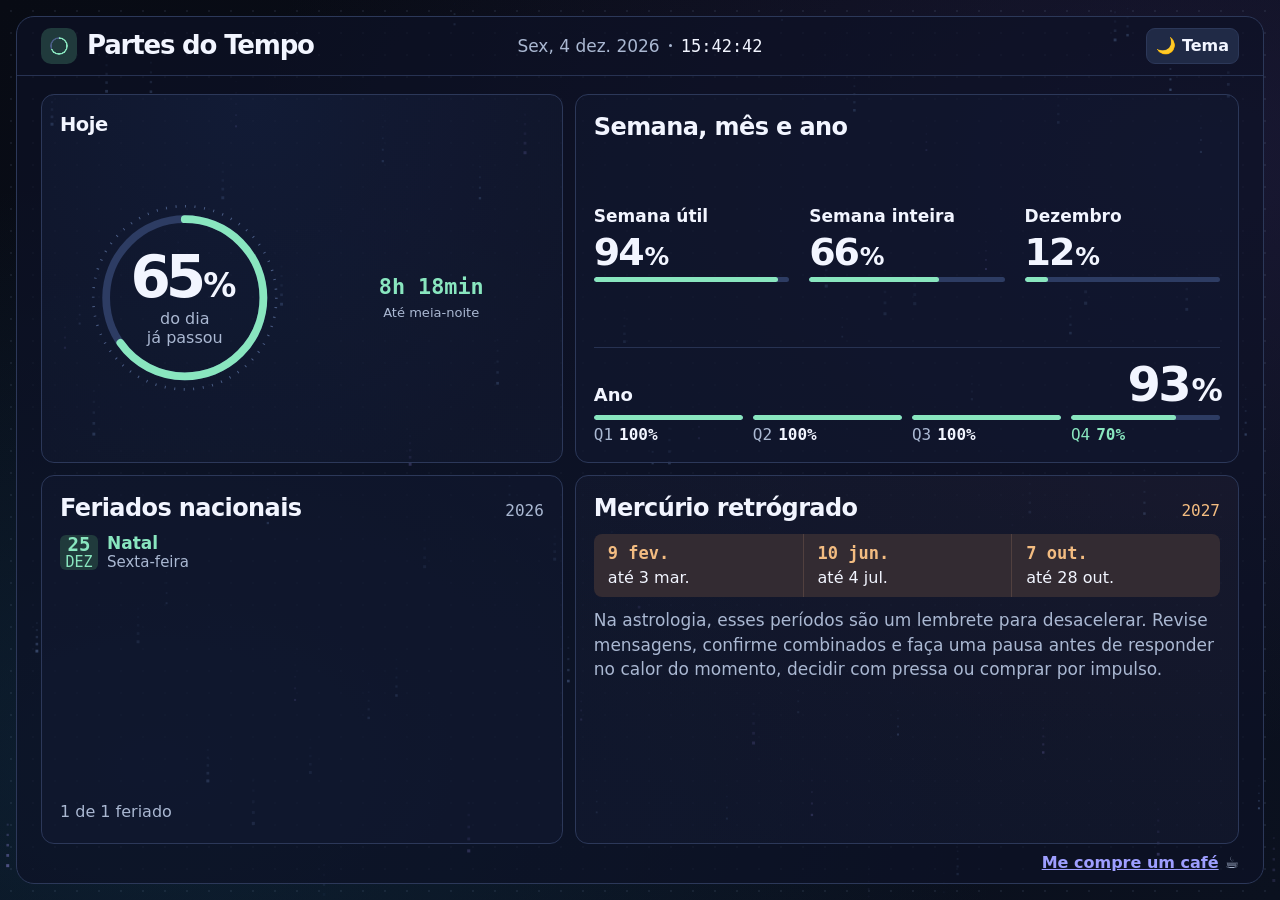
<file: index.html>
<!doctype html>
<html lang="pt-BR" data-theme="dark">
<head>
  <meta charset="utf-8">
  <meta name="viewport" content="width=device-width, initial-scale=1">
  <title>Partes do Tempo</title>
  <link rel="icon" type="image/png" href="hourglass-icon.png">
  <link rel="stylesheet" href="styles.css">
  <script src="theme.js" defer></script>
  <script src="tempo.js" defer></script>
</head> 
<body>
  <!-- As duas camadas decorativas ficam atrás do painel e fora do seu layout. -->
  <div class="tc-background" id="tc-background" aria-hidden="true">
    <canvas data-rain></canvas>
    <canvas data-mesh></canvas>
  </div>

  <div id="tempo-em-curso">
    <div class="tc-window" lang="pt-BR" role="region" aria-label="Painel de tempo">
      <header class="tc-top">
        <div class="tc-brand">
          <span class="tc-brand-icon" aria-hidden="true"></span>
          <h1>Partes do Tempo</h1>
        </div>
        <div class="tc-stamp">
          <time id="data-atual" datetime="2026-11-19">Qui, 19 nov. 2026</time>
          <span class="tc-stamp-separator" aria-hidden="true"></span>
          <time id="hora-atual" class="tc-clock" datetime="16:34:20">16:34:20</time>
        </div>
        <button type="button" id="alternar-tema" class="tc-control tc-theme" aria-label="Ativar tema claro">
          <span class="tc-theme-icon" aria-hidden="true">
            <span class="tc-theme-moon">🌙</span>
            <span class="tc-theme-sun">☀️</span>
          </span>
          Tema
        </button>
      </header>

      <main class="tc-main">
        <!--
          KPIs: os atributos data-kpi identificam os pontos de preenchimento.
          Os valores iniciais no HTML são exemplos. Ao preencher um KPI, atualize o texto visível
          e, onde houver <progress>, seu atributo value com um número de 0 a 100, sem %.
        -->
        <div class="tc-overview">
          <section class="tc-panel tc-today" aria-labelledby="tc-today-heading" data-kpi="%_do_dia">
            <h2 id="tc-today-heading">Hoje</h2>
            <div class="tc-today-content">
              <div class="tc-dial">
                <svg viewBox="0 0 224 224" aria-hidden="true" fill="none">
                  <circle class="tc-ticks" cx="112" cy="112" r="106" stroke-width="3" pathLength="60" stroke-dasharray=".10 .90" />
                  <circle class="tc-ring-track" cx="112" cy="112" r="91" stroke-width="9" />
                  <circle class="tc-ring-value" cx="112" cy="112" r="91" stroke-width="9" stroke-linecap="round" pathLength="100" stroke-dasharray="69 100" transform="rotate(-90 112 112)" />
                </svg>
                <div class="tc-dial-copy">
                  <strong class="tc-main-value"><span data-kpi-valor>69</span><span class="tc-main-percent">%</span></strong>
                  <span class="tc-dial-label">do dia já passou</span>
                </div>
              </div>
              <p class="tc-remaining">
                <strong data-tempo-restante>7h 26min</strong>
                <span>Até meia-noite</span>
              </p>
            </div>
          </section>

          <section class="tc-panel tc-periods" aria-labelledby="tc-periods-heading">
            <h2 id="tc-periods-heading">Semana, mês e ano</h2>
            <div class="tc-short-metrics">
              <div class="tc-metric" data-kpi="%_da_semana_util">
                <h3 id="tc-workweek">Semana útil</h3>
                <strong class="tc-num"><span data-kpi-valor>76</span><span>%</span></strong>
                <progress class="tc-meter" max="100" value="76" aria-labelledby="tc-workweek"></progress>
              </div>
              <div class="tc-metric" data-kpi="%_da_semana_inteira">
                <h3 id="tc-week">Semana inteira</h3>
                <strong class="tc-num"><span data-kpi-valor>53</span><span>%</span></strong>
                <progress class="tc-meter" max="100" value="53" aria-labelledby="tc-week"></progress>
              </div>
              <div class="tc-metric" data-kpi="%_do_mes">
                <h3 id="tc-month">Novembro</h3>
                <strong class="tc-num"><span data-kpi-valor>62</span><span>%</span></strong>
                <progress class="tc-meter" max="100" value="62" aria-labelledby="tc-month"></progress>
              </div>
            </div>
            <div class="tc-metric tc-annual" data-kpi="%_do_ano">
              <div class="tc-metric-line">
                <h3 id="tc-year">Ano</h3>
                <strong class="tc-num"><span data-kpi-valor>88</span><span>%</span></strong>
              </div>
              <!-- Cada barra mede o próprio trimestre. O script destaca o atual com aria-current. -->
              <ul class="tc-year-quarters" role="list" aria-label="Progresso por trimestre">
                <li class="tc-quarter" data-kpi="%_do_q1">
                  <progress class="tc-meter" max="100" value="100" aria-label="Q1, primeiro trimestre"></progress>
                  <span class="tc-quarter-name" aria-hidden="true">Q1</span>
                  <strong class="tc-quarter-value" aria-hidden="true"><span data-kpi-valor>100</span>%</strong>
                </li>
                <li class="tc-quarter" data-kpi="%_do_q2">
                  <progress class="tc-meter" max="100" value="100" aria-label="Q2, segundo trimestre"></progress>
                  <span class="tc-quarter-name" aria-hidden="true">Q2</span>
                  <strong class="tc-quarter-value" aria-hidden="true"><span data-kpi-valor>100</span>%</strong>
                </li>
                <li class="tc-quarter" data-kpi="%_do_q3">
                  <progress class="tc-meter" max="100" value="100" aria-label="Q3, terceiro trimestre"></progress>
                  <span class="tc-quarter-name" aria-hidden="true">Q3</span>
                  <strong class="tc-quarter-value" aria-hidden="true"><span data-kpi-valor>100</span>%</strong>
                </li>
                <li class="tc-quarter" data-kpi="%_do_q4" aria-current="step">
                  <progress class="tc-meter" max="100" value="54" aria-label="Q4, quarto trimestre"></progress>
                  <span class="tc-quarter-name" aria-hidden="true">Q4</span>
                  <strong class="tc-quarter-value" aria-hidden="true"><span data-kpi-valor>54</span>%</strong>
                </li>
              </ul>
            </div>
          </section>
        </div>

        <div class="tc-calendar">
          <section class="tc-panel tc-holidays" aria-labelledby="tc-holidays-heading">
            <div class="tc-calendar-heading">
              <h2 id="tc-holidays-heading">Feriados nacionais</h2>
              <span class="tc-holiday-year">2026</span>
            </div>
            <!--
              FERIADOS NACIONAIS — EDIÇÃO MANUAL

              Para cadastrar um feriado, copie um <li> e preencha:
              1. A data completa em datetime, no formato AAAA-MM-DD.
              2. O nome do feriado depois de </time>.

              Pode cadastrar o próximo ano neste mesmo bloco com antecedência.
              O painel gera o dia, o mês, o dia da semana e a paginação.
            -->
            <template id="feriados-nacionais-dados">
              <ul>
                <li><time datetime="2026-12-25"></time> Natal</li>
                <li><time datetime="2027-01-01"></time> Confraternização Universal</li>
                <li><time datetime="2027-02-08"></time> Carnaval</li>
                <li><time datetime="2027-02-09"></time> Carnaval</li>
                <li><time datetime="2027-03-26"></time> Paixão de Cristo</li>
                <li><time datetime="2027-04-21"></time> Tiradentes</li>
                <li><time datetime="2027-05-01"></time> Dia do Trabalho</li>
                <li><time datetime="2027-09-07"></time> Independência do Brasil</li>
                <li><time datetime="2027-10-12"></time> Nossa Senhora Aparecida</li>
                <li><time datetime="2027-11-02"></time> Finados</li>
                <li><time datetime="2027-11-15"></time> Proclamação da República</li>
                <li><time datetime="2027-11-20"></time> Consciência Negra</li>
                <li><time datetime="2027-12-25"></time> Natal</li>
              </ul>
            </template>

            <div class="tc-holiday-pages" hidden></div>
            <p class="tc-holiday-status" id="feriados-nacionais-vazio" hidden>Nenhum feriado restante neste ano</p>

            <template id="feriados-nacionais-modelos">
              <section class="tc-holiday-page" tabindex="-1">
                <ul class="tc-holiday-list" role="list"></ul>
                <div class="tc-holiday-footer">
                  <span class="tc-holiday-status"></span>
                  <nav class="tc-holiday-pagination" aria-label="Páginas de feriados">
                    <a class="tc-control tc-holiday-arrow" aria-label="Feriados anteriores">←</a>
                    <a class="tc-control tc-holiday-arrow" aria-label="Mais feriados">→</a>
                  </nav>
                </div>
              </section>

              <li class="tc-holiday">
                <time class="tc-holiday-date"><strong></strong><span></span></time>
                <div class="tc-holiday-copy"><span class="tc-holiday-name"></span><small></small></div>
              </li>
            </template>
          </section>

          <section class="tc-panel tc-mercury" aria-labelledby="tc-mercury-heading">
            <div class="tc-calendar-heading">
              <h2 id="tc-mercury-heading">Mercúrio retrógrado</h2>
              <span class="tc-mercury-year" hidden></span>
            </div>
            <!--
              MERCÚRIO RETRÓGRADO — EDIÇÃO MANUAL

              Para cadastrar um período, copie um <li> neste bloco.
              Preencha em datetime (AAAA-MM-DD) a data de início no primeiro <time>
              e a data do último dia no segundo <time>.

              Pode cadastrar o próximo ano aqui com antecedência.
              O painel ordena as datas e exibe até três períodos em andamento ou futuros.
            -->
            <template id="mercurio-retrogrado-dados">
              <ul>
                <li><time datetime="2027-02-09"></time><time datetime="2027-03-03"></time></li>
                <li><time datetime="2027-06-10"></time><time datetime="2027-07-04"></time></li>
                <li><time datetime="2027-10-07"></time><time datetime="2027-10-28"></time></li>
              </ul>
            </template>

            <ul class="tc-retro-dates" role="list" hidden></ul>
            <p class="tc-mercury-note" id="mercurio-retrogrado-vazio" hidden>Nenhum período futuro cadastrado</p>
            <template id="mercurio-retrogrado-modelo">
              <li>
                <time class="tc-retro-start"></time>
                <span class="tc-retro-end">até <time></time></span>
                <small class="tc-retro-status" hidden>Em andamento</small>
              </li>
            </template>
            <p class="tc-mercury-note">Na astrologia, esses períodos são um lembrete para desacelerar. Revise mensagens, confirme combinados e faça uma pausa antes de responder no calor do momento, decidir com pressa ou comprar por impulso.</p>
          </section>
        </div>
      </main>

      <footer class="tc-footer">
        <span class="tc-support"><a href="https://apoia.se/partesdotempo" target="_blank"><b>Me compre um café</b></a>☕</span>
      </footer>
    </div>
  </div>
</body>
</html>
</file>
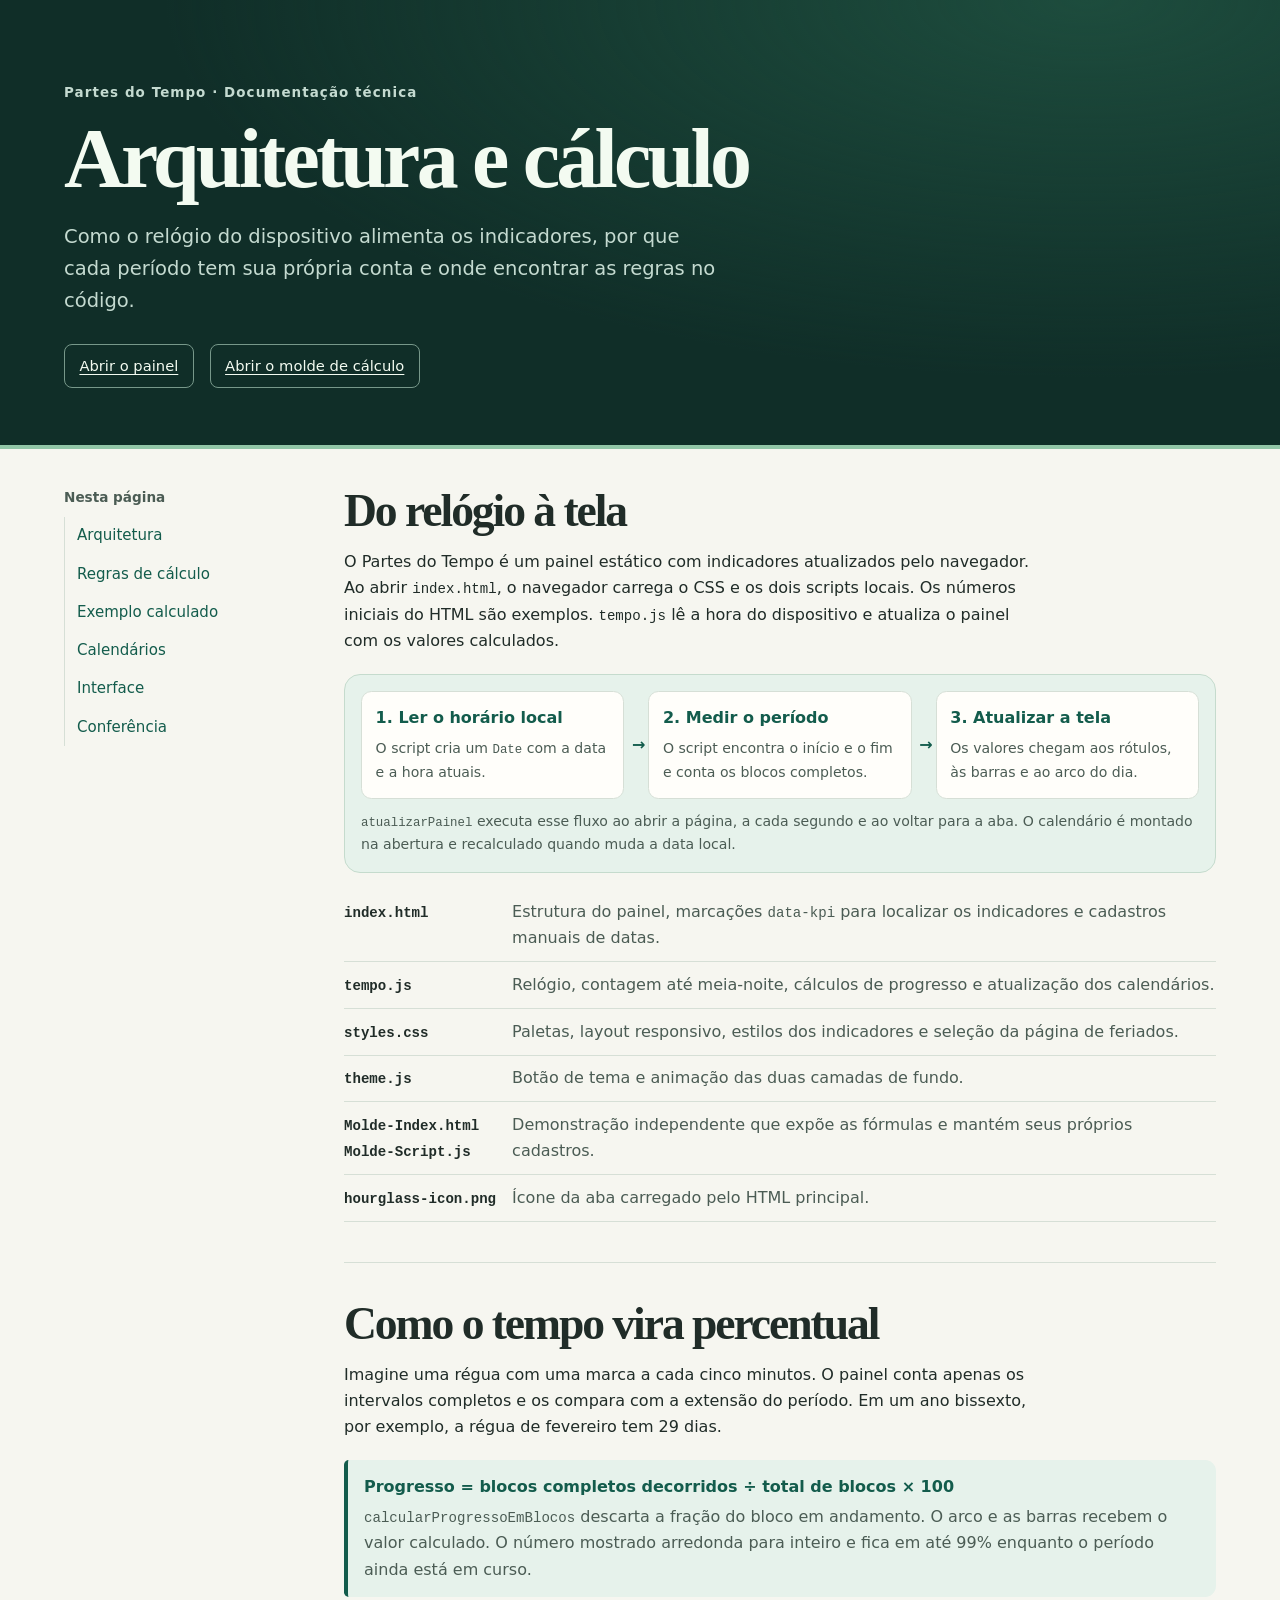
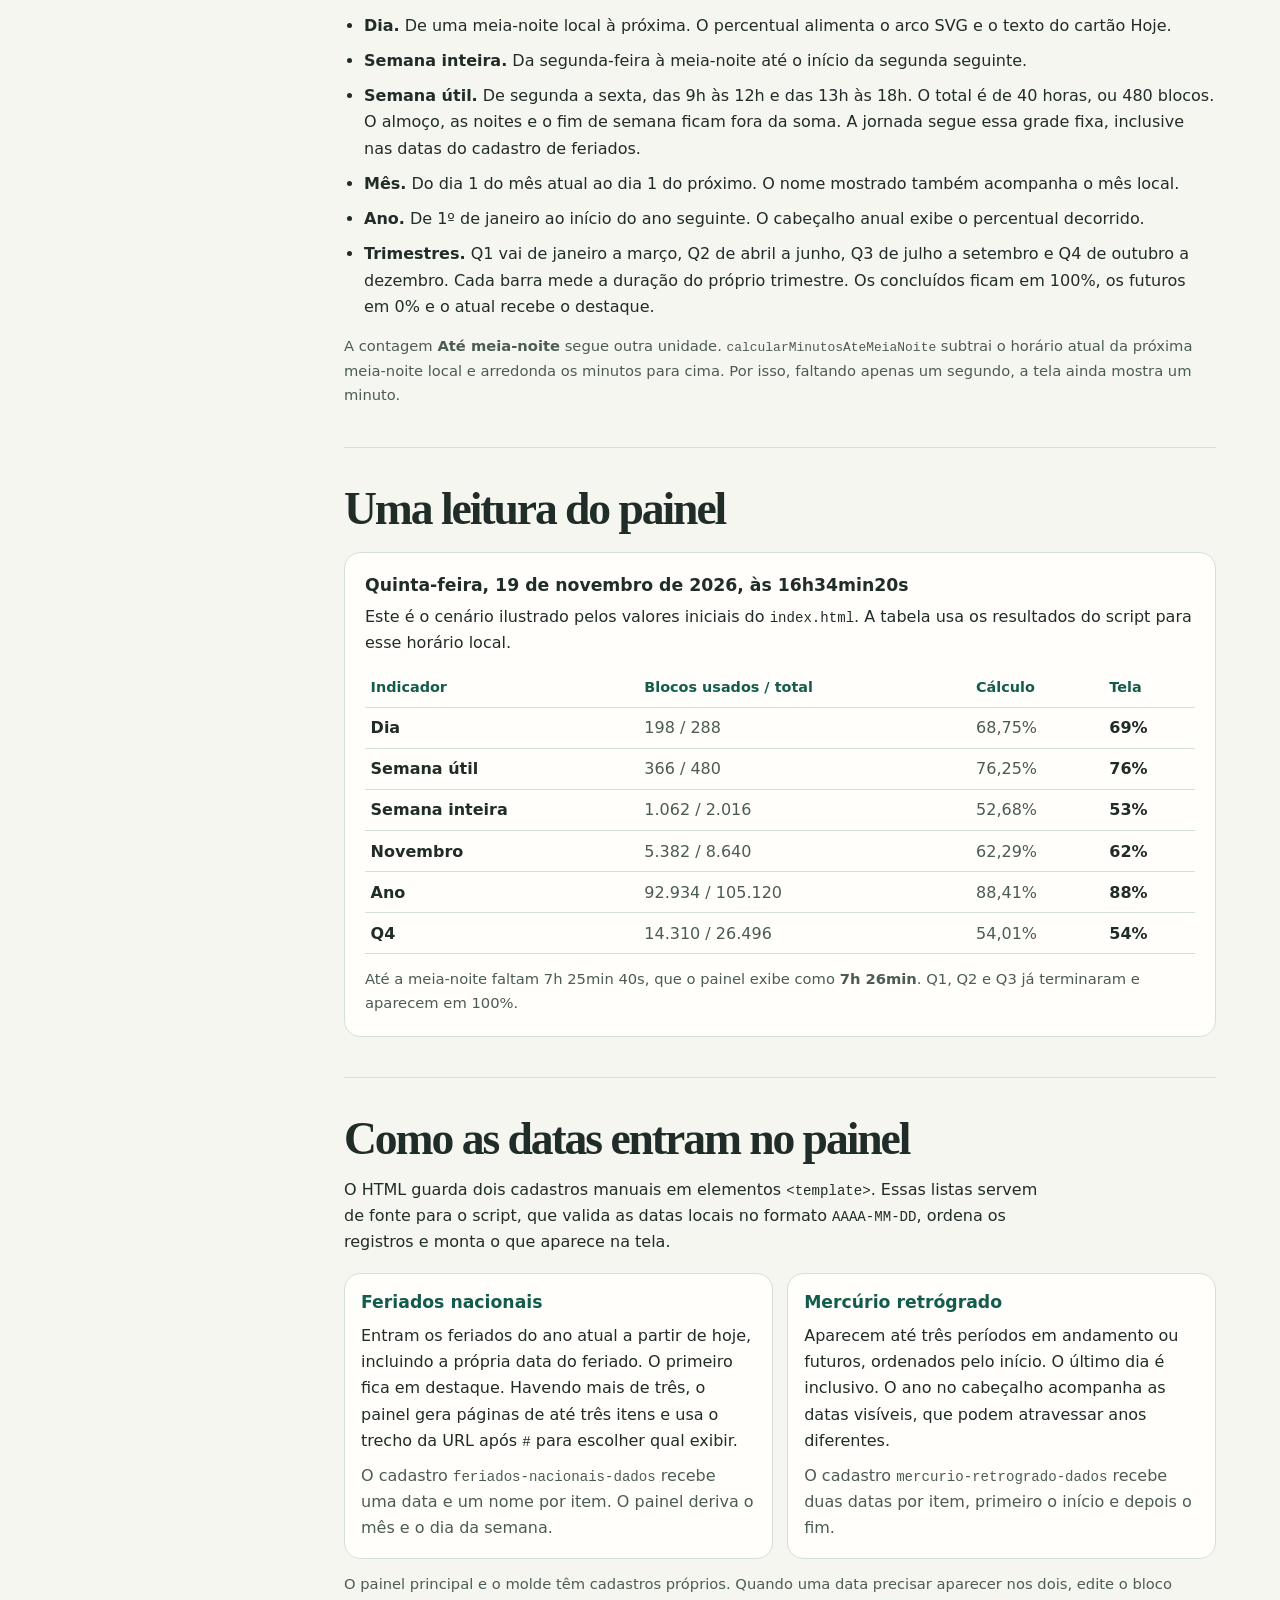
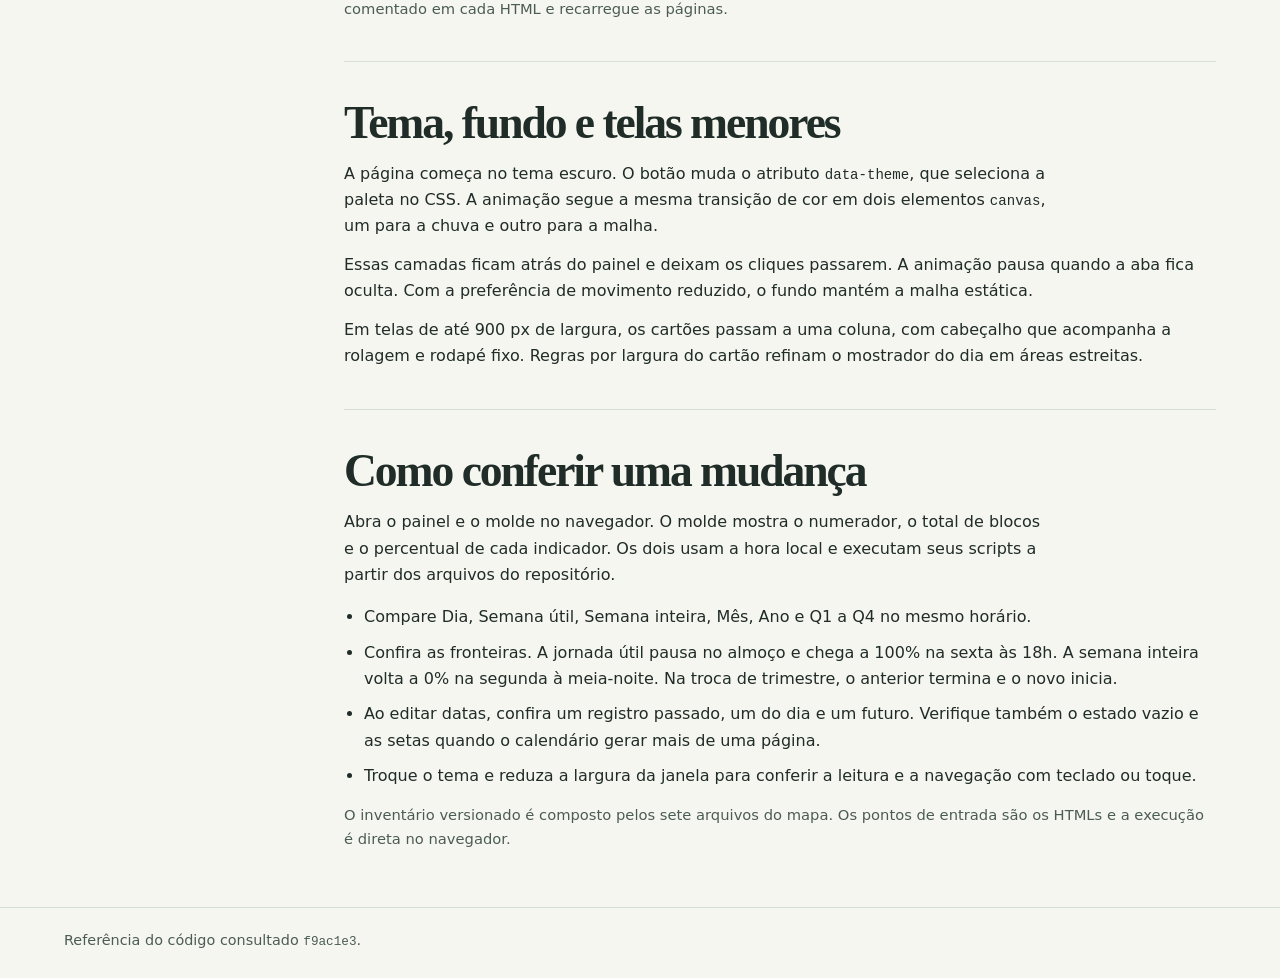
<file: [DOC] - Arquitetura e cálculo do Partes do Tempo.html>
<!doctype html>
<html lang="pt-BR">
<head>
  <meta charset="utf-8">
  <meta name="viewport" content="width=device-width, initial-scale=1">
  <meta name="description" content="Como o Partes do Tempo usa o relógio local, calcula os indicadores e atualiza o painel.">
  <title>Arquitetura e cálculo | Partes do Tempo</title>
  <style>
    :root {
      color-scheme: light;
      --paper: #f6f6f0;
      --surface: #fffefa;
      --ink: #202c28;
      --muted: #4b5c54;
      --line: #d6dfd6;
      --accent: #135c4c;
      --tint: #e6f2eb;
      --hero: #102e28;
      --hero-text: #f3fbf1;
      --hero-muted: #c4dad0;
      --radius: 1rem;
      font-family: system-ui, sans-serif;
      font-size: 100%;
    }

    *, *::before, *::after { box-sizing: border-box; }
    body { margin: 0; background: var(--paper); color: var(--ink); line-height: 1.65; }
    h1, h2, h3, p, figure, ul, ol { margin-block: 0; }
    h1, h2 { font-family: Georgia, serif; font-weight: 600; line-height: 1.08; letter-spacing: -.045em; }
    h2 { font-size: clamp(1.9rem, 5vw, 2.85rem); }
    h3 { font-size: 1.08rem; line-height: 1.4; }
    p + p { margin-top: .75rem; }
    code { font-family: ui-monospace, Consolas, monospace; font-size: .88em; overflow-wrap: anywhere; }
    a { color: var(--accent); text-underline-offset: .2em; }
    a:hover { text-decoration-thickness: .15em; }
    :focus-visible { outline: 3px solid var(--accent); outline-offset: 4px; }
    [id] { scroll-margin-top: 1.5rem; }

    .skip {
      position: absolute;
      z-index: 2;
      top: .75rem;
      left: .75rem;
      padding: .65rem 1rem;
      border-radius: .45rem;
      background: var(--surface);
      transform: translateY(-160%);
    }
    .skip:focus { transform: translateY(0); }
    .wrap { width: min(100% - 2rem, 72rem); margin-inline: auto; }
    .masthead {
      background: radial-gradient(ellipse at 85% 0%, #1d4c3d, transparent 60%), var(--hero);
      color: var(--hero-text);
      border-bottom: 4px solid #92c6a7;
    }
    .hero { padding-block: clamp(2.6rem, 7vw, 5.1rem) clamp(2.4rem, 5vw, 3.6rem); }
    .eyebrow { font-size: .84rem; color: var(--hero-muted); font-weight: 700; letter-spacing: .08em; }
    .hero h1 { font-size: clamp(2.55rem, 8vw, 5.25rem); margin-top: .65rem; }
    .hero-summary { max-width: 53ch; margin-top: 1rem; color: var(--hero-muted); font-size: clamp(1.05rem, 3vw, 1.22rem); }
    .hero-links { display: flex; flex-wrap: wrap; align-items: center; gap: .65rem 1rem; margin-top: 1.65rem; }
    .hero-links a { display: inline-flex; align-items: center; min-height: 44px; padding: .45rem .9rem; border: 1px solid #77988a; border-radius: .5rem; color: var(--hero-text); font-size: .92rem; }
    .hero-links a:hover { background: #275445; }
    .masthead :focus-visible { outline-color: #e3f8e7; }

    .page { display: grid; grid-template-columns: 13.5rem minmax(0, 1fr); gap: clamp(2rem, 5vw, 4rem); padding-block: 2.3rem 3.5rem; }
    .contents { align-self: start; position: sticky; top: 1.5rem; }
    .contents p { color: var(--muted); font-size: .85rem; font-weight: 650; margin-bottom: .5rem; }
    .contents ul { padding: 0; list-style: none; border-left: 1px solid var(--line); }
    .contents a { display: block; padding: .42rem .75rem; font-size: .94rem; text-decoration: none; }
    .contents a:hover { background: var(--tint); text-decoration: underline; }
    main { min-width: 0; }
    main section + section { border-top: 1px solid var(--line); margin-top: 2.5rem; padding-top: 2.25rem; }
    .intro { margin-top: .85rem; max-width: 69ch; }
    .aside-text { margin-top: .85rem; color: var(--muted); font-size: .92rem; }

    .flow { margin: 1.2rem 0 0; padding: 1rem; background: var(--tint); border: 1px solid #c5dbcd; border-radius: var(--radius); }
    .flow ol { display: grid; grid-template-columns: repeat(3, minmax(0, 1fr)); gap: 1.5rem; padding: 0; list-style: none; }
    .flow li { position: relative; display: grid; align-content: start; gap: .35rem; padding: .85rem; background: var(--surface); border: 1px solid var(--line); border-radius: .65rem; }
    .flow strong { color: var(--accent); }
    .flow li span:not(.arrow), figcaption { color: var(--muted); font-size: .88rem; }
    .flow .arrow { position: absolute; inset-inline-end: -1.38rem; top: 50%; transform: translateY(-50%); color: var(--accent); font-weight: 700; }
    figcaption { margin-top: .7rem; }

    .file-map { display: grid; grid-template-columns: minmax(9rem, max-content) 1fr; margin-block: 1rem 0; }
    .file-map dt, .file-map dd { padding: .6rem 0; border-bottom: 1px solid var(--line); }
    .file-map dt { font-weight: 650; padding-right: 1rem; }
    .file-map dd { margin: 0; color: var(--muted); }

    .formula { margin-top: 1.2rem; padding: .85rem 1rem; border-left: .27rem solid var(--accent); border-radius: .3rem .7rem .7rem .3rem; background: var(--tint); }
    .formula strong { display: block; color: var(--accent); }
    .formula p { color: var(--muted); margin-top: .25rem; }
    .rules { margin-top: 1rem; padding-left: 1.25rem; }
    .rules li + li { margin-top: .55rem; }

    .example { margin-top: 1.15rem; background: var(--surface); border: 1px solid var(--line); border-radius: var(--radius); padding: clamp(.8rem, 3vw, 1.25rem); }
    .example p { margin-top: .45rem; }
    table { width: 100%; border-collapse: collapse; margin-top: .75rem; font-variant-numeric: tabular-nums; line-height: 1.45; }
    th, td { text-align: left; padding: .53rem .35rem; border-bottom: 1px solid var(--line); }
    thead th { color: var(--accent); font-size: .9rem; }
    tbody th { font-weight: 550; }
    td { color: var(--muted); }
    td:last-child { color: var(--ink); font-weight: 700; }
    .example .aside-text { margin-top: .8rem; }

    .cards { display: grid; grid-template-columns: repeat(2, minmax(0, 1fr)); gap: .9rem; margin-top: 1.1rem; }
    .card { background: var(--surface); border: 1px solid var(--line); border-radius: var(--radius); padding: 1rem; }
    .card h3 { color: var(--accent); }
    .card p { margin-top: .5rem; }
    .card p:last-child { color: var(--muted); }
    .source-note { border-top: 1px solid var(--line); padding-block: 1.3rem 1.6rem; color: var(--muted); font-size: .9rem; }

    @media (max-width: 52rem) {
      .page { grid-template-columns: minmax(0, 1fr); gap: 1.65rem; padding-top: 1.35rem; }
      .contents { position: static; }
      .contents ul { display: flex; gap: .3rem; flex-wrap: wrap; border-left: 0; }
      .contents a { display: flex; align-items: center; min-height: 44px; border: 1px solid var(--line); border-radius: .5rem; }
    }

    @media (max-width: 37rem) {
      .cards, .flow ol { grid-template-columns: minmax(0, 1fr); }
      .flow ol { gap: 1.65rem; }
      .flow .arrow { inset-inline-end: auto; inset-inline-start: .85rem; top: auto; bottom: -1.47rem; transform: rotate(90deg); }
      .file-map { grid-template-columns: minmax(0, 1fr); }
      .file-map dt { border-bottom: 0; padding-bottom: 0; }
      .file-map dd { padding-top: .15rem; }
      th, td { font-size: .84rem; padding-inline: .24rem; }
      thead th { font-size: .8rem; }
    }

    @media print {
      body { background: #fff; color: #000; }
      .masthead, .example, .card, .flow { background: #fff; color: #000; }
      .hero-summary, .eyebrow { color: #333; }
      .contents, .hero-links, .skip { display: none; }
      .page { display: block; }
      .wrap { width: 100%; }
      .hero { padding-block: .7rem 1rem; }
      h2, h3 { break-after: avoid; }
      .card, tr { break-inside: avoid; }
    }
  </style>
</head>
<body>
  <a class="skip" href="#conteudo">Ir para o conteúdo</a>
  <header class="masthead">
    <div class="wrap hero">
      <p class="eyebrow">Partes do Tempo · Documentação técnica</p>
      <h1>Arquitetura e cálculo</h1>
      <p class="hero-summary">Como o relógio do dispositivo alimenta os indicadores, por que cada período tem sua própria conta e onde encontrar as regras no código.</p>
      <div class="hero-links">
        <a href="./index.html">Abrir o painel</a>
        <a href="./Molde-Index.html">Abrir o molde de cálculo</a>
      </div>
    </div>
  </header>

  <div class="wrap page">
    <nav class="contents" aria-label="Nesta página">
      <p>Nesta página</p>
      <ul>
        <li><a href="#arquitetura">Arquitetura</a></li>
        <li><a href="#regras">Regras de cálculo</a></li>
        <li><a href="#exemplo">Exemplo calculado</a></li>
        <li><a href="#calendarios">Calendários</a></li>
        <li><a href="#interface">Interface</a></li>
        <li><a href="#conferencia">Conferência</a></li>
      </ul>
    </nav>

    <main id="conteudo" tabindex="-1">
      <section id="arquitetura" aria-labelledby="titulo-arquitetura">
        <h2 id="titulo-arquitetura">Do relógio à tela</h2>
        <p class="intro">O Partes do Tempo é um painel estático com indicadores atualizados pelo navegador. Ao abrir <code>index.html</code>, o navegador carrega o CSS e os dois scripts locais. Os números iniciais do HTML são exemplos. <code>tempo.js</code> lê a hora do dispositivo e atualiza o painel com os valores calculados.</p>

        <figure class="flow">
          <ol aria-label="Fluxo de atualização dos indicadores">
            <li><strong>1. Ler o horário local</strong><span>O script cria um <code>Date</code> com a data e a hora atuais.</span><span class="arrow" aria-hidden="true">→</span></li>
            <li><strong>2. Medir o período</strong><span>O script encontra o início e o fim e conta os blocos completos.</span><span class="arrow" aria-hidden="true">→</span></li>
            <li><strong>3. Atualizar a tela</strong><span>Os valores chegam aos rótulos, às barras e ao arco do dia.</span></li>
          </ol>
          <figcaption><code>atualizarPainel</code> executa esse fluxo ao abrir a página, a cada segundo e ao voltar para a aba. O calendário é montado na abertura e recalculado quando muda a data local.</figcaption>
        </figure>

        <dl class="file-map" aria-label="Mapa dos arquivos do repositório">
          <dt><code>index.html</code></dt>
          <dd>Estrutura do painel, marcações <code>data-kpi</code> para localizar os indicadores e cadastros manuais de datas.</dd>
          <dt><code>tempo.js</code></dt>
          <dd>Relógio, contagem até meia-noite, cálculos de progresso e atualização dos calendários.</dd>
          <dt><code>styles.css</code></dt>
          <dd>Paletas, layout responsivo, estilos dos indicadores e seleção da página de feriados.</dd>
          <dt><code>theme.js</code></dt>
          <dd>Botão de tema e animação das duas camadas de fundo.</dd>
          <dt><code>Molde-Index.html</code><br><code>Molde-Script.js</code></dt>
          <dd>Demonstração independente que expõe as fórmulas e mantém seus próprios cadastros.</dd>
          <dt><code>hourglass-icon.png</code></dt>
          <dd>Ícone da aba carregado pelo HTML principal.</dd>
        </dl>
      </section>

      <section id="regras" aria-labelledby="titulo-regras">
        <h2 id="titulo-regras">Como o tempo vira percentual</h2>
        <p class="intro">Imagine uma régua com uma marca a cada cinco minutos. O painel conta apenas os intervalos completos e os compara com a extensão do período. Em um ano bissexto, por exemplo, a régua de fevereiro tem 29 dias.</p>

        <div class="formula">
          <strong>Progresso = blocos completos decorridos ÷ total de blocos × 100</strong>
          <p><code>calcularProgressoEmBlocos</code> descarta a fração do bloco em andamento. O arco e as barras recebem o valor calculado. O número mostrado arredonda para inteiro e fica em até 99% enquanto o período ainda está em curso.</p>
        </div>

        <ul class="rules">
          <li><strong>Dia.</strong> De uma meia-noite local à próxima. O percentual alimenta o arco SVG e o texto do cartão Hoje.</li>
          <li><strong>Semana inteira.</strong> Da segunda-feira à meia-noite até o início da segunda seguinte.</li>
          <li><strong>Semana útil.</strong> De segunda a sexta, das 9h às 12h e das 13h às 18h. O total é de 40 horas, ou 480 blocos. O almoço, as noites e o fim de semana ficam fora da soma. A jornada segue essa grade fixa, inclusive nas datas do cadastro de feriados.</li>
          <li><strong>Mês.</strong> Do dia 1 do mês atual ao dia 1 do próximo. O nome mostrado também acompanha o mês local.</li>
          <li><strong>Ano.</strong> De 1º de janeiro ao início do ano seguinte. O cabeçalho anual exibe o percentual decorrido.</li>
          <li><strong>Trimestres.</strong> Q1 vai de janeiro a março, Q2 de abril a junho, Q3 de julho a setembro e Q4 de outubro a dezembro. Cada barra mede a duração do próprio trimestre. Os concluídos ficam em 100%, os futuros em 0% e o atual recebe o destaque.</li>
        </ul>

        <p class="aside-text">A contagem <strong>Até meia-noite</strong> segue outra unidade. <code>calcularMinutosAteMeiaNoite</code> subtrai o horário atual da próxima meia-noite local e arredonda os minutos para cima. Por isso, faltando apenas um segundo, a tela ainda mostra um minuto.</p>
      </section>

      <section id="exemplo" aria-labelledby="titulo-exemplo">
        <h2 id="titulo-exemplo">Uma leitura do painel</h2>
        <div class="example">
          <h3 id="titulo-tabela">Quinta-feira, 19 de novembro de 2026, às 16h34min20s</h3>
          <p>Este é o cenário ilustrado pelos valores iniciais do <code>index.html</code>. A tabela usa os resultados do script para esse horário local.</p>
          <table aria-labelledby="titulo-tabela">
            <thead>
              <tr><th scope="col">Indicador</th><th scope="col">Blocos usados / total</th><th scope="col">Cálculo</th><th scope="col">Tela</th></tr>
            </thead>
            <tbody>
              <tr><th scope="row">Dia</th><td>198 / 288</td><td>68,75%</td><td>69%</td></tr>
              <tr><th scope="row">Semana útil</th><td>366 / 480</td><td>76,25%</td><td>76%</td></tr>
              <tr><th scope="row">Semana inteira</th><td>1.062 / 2.016</td><td>52,68%</td><td>53%</td></tr>
              <tr><th scope="row">Novembro</th><td>5.382 / 8.640</td><td>62,29%</td><td>62%</td></tr>
              <tr><th scope="row">Ano</th><td>92.934 / 105.120</td><td>88,41%</td><td>88%</td></tr>
              <tr><th scope="row">Q4</th><td>14.310 / 26.496</td><td>54,01%</td><td>54%</td></tr>
            </tbody>
          </table>
          <p class="aside-text">Até a meia-noite faltam 7h 25min 40s, que o painel exibe como <strong>7h 26min</strong>. Q1, Q2 e Q3 já terminaram e aparecem em 100%.</p>
        </div>
      </section>

      <section id="calendarios" aria-labelledby="titulo-calendarios">
        <h2 id="titulo-calendarios">Como as datas entram no painel</h2>
        <p class="intro">O HTML guarda dois cadastros manuais em elementos <code>&lt;template&gt;</code>. Essas listas servem de fonte para o script, que valida as datas locais no formato <code>AAAA-MM-DD</code>, ordena os registros e monta o que aparece na tela.</p>
        <div class="cards">
          <div class="card">
            <h3>Feriados nacionais</h3>
            <p>Entram os feriados do ano atual a partir de hoje, incluindo a própria data do feriado. O primeiro fica em destaque. Havendo mais de três, o painel gera páginas de até três itens e usa o trecho da URL após <code>#</code> para escolher qual exibir.</p>
            <p>O cadastro <code>feriados-nacionais-dados</code> recebe uma data e um nome por item. O painel deriva o mês e o dia da semana.</p>
          </div>
          <div class="card">
            <h3>Mercúrio retrógrado</h3>
            <p>Aparecem até três períodos em andamento ou futuros, ordenados pelo início. O último dia é inclusivo. O ano no cabeçalho acompanha as datas visíveis, que podem atravessar anos diferentes.</p>
            <p>O cadastro <code>mercurio-retrogrado-dados</code> recebe duas datas por item, primeiro o início e depois o fim.</p>
          </div>
        </div>
        <p class="aside-text">O painel principal e o molde têm cadastros próprios. Quando uma data precisar aparecer nos dois, edite o bloco comentado em cada HTML e recarregue as páginas.</p>
      </section>

      <section id="interface" aria-labelledby="titulo-interface">
        <h2 id="titulo-interface">Tema, fundo e telas menores</h2>
        <p class="intro">A página começa no tema escuro. O botão muda o atributo <code>data-theme</code>, que seleciona a paleta no CSS. A animação segue a mesma transição de cor em dois elementos <code>canvas</code>, um para a chuva e outro para a malha.</p>
        <p>Essas camadas ficam atrás do painel e deixam os cliques passarem. A animação pausa quando a aba fica oculta. Com a preferência de movimento reduzido, o fundo mantém a malha estática.</p>
        <p>Em telas de até 900&nbsp;px de largura, os cartões passam a uma coluna, com cabeçalho que acompanha a rolagem e rodapé fixo. Regras por largura do cartão refinam o mostrador do dia em áreas estreitas.</p>
      </section>

      <section id="conferencia" aria-labelledby="titulo-conferencia">
        <h2 id="titulo-conferencia">Como conferir uma mudança</h2>
        <p class="intro">Abra o painel e o molde no navegador. O molde mostra o numerador, o total de blocos e o percentual de cada indicador. Os dois usam a hora local e executam seus scripts a partir dos arquivos do repositório.</p>
        <ul class="rules">
          <li>Compare Dia, Semana útil, Semana inteira, Mês, Ano e Q1 a Q4 no mesmo horário.</li>
          <li>Confira as fronteiras. A jornada útil pausa no almoço e chega a 100% na sexta às 18h. A semana inteira volta a 0% na segunda à meia-noite. Na troca de trimestre, o anterior termina e o novo inicia.</li>
          <li>Ao editar datas, confira um registro passado, um do dia e um futuro. Verifique também o estado vazio e as setas quando o calendário gerar mais de uma página.</li>
          <li>Troque o tema e reduza a largura da janela para conferir a leitura e a navegação com teclado ou toque.</li>
        </ul>
        <p class="aside-text">O inventário versionado é composto pelos sete arquivos do mapa. Os pontos de entrada são os HTMLs e a execução é direta no navegador.</p>
      </section>
    </main>
  </div>

  <footer class="source-note">
    <div class="wrap">Referência do código consultado <code>f9ac1e3</code>.</div>
  </footer>
</body>
</html>
</file>
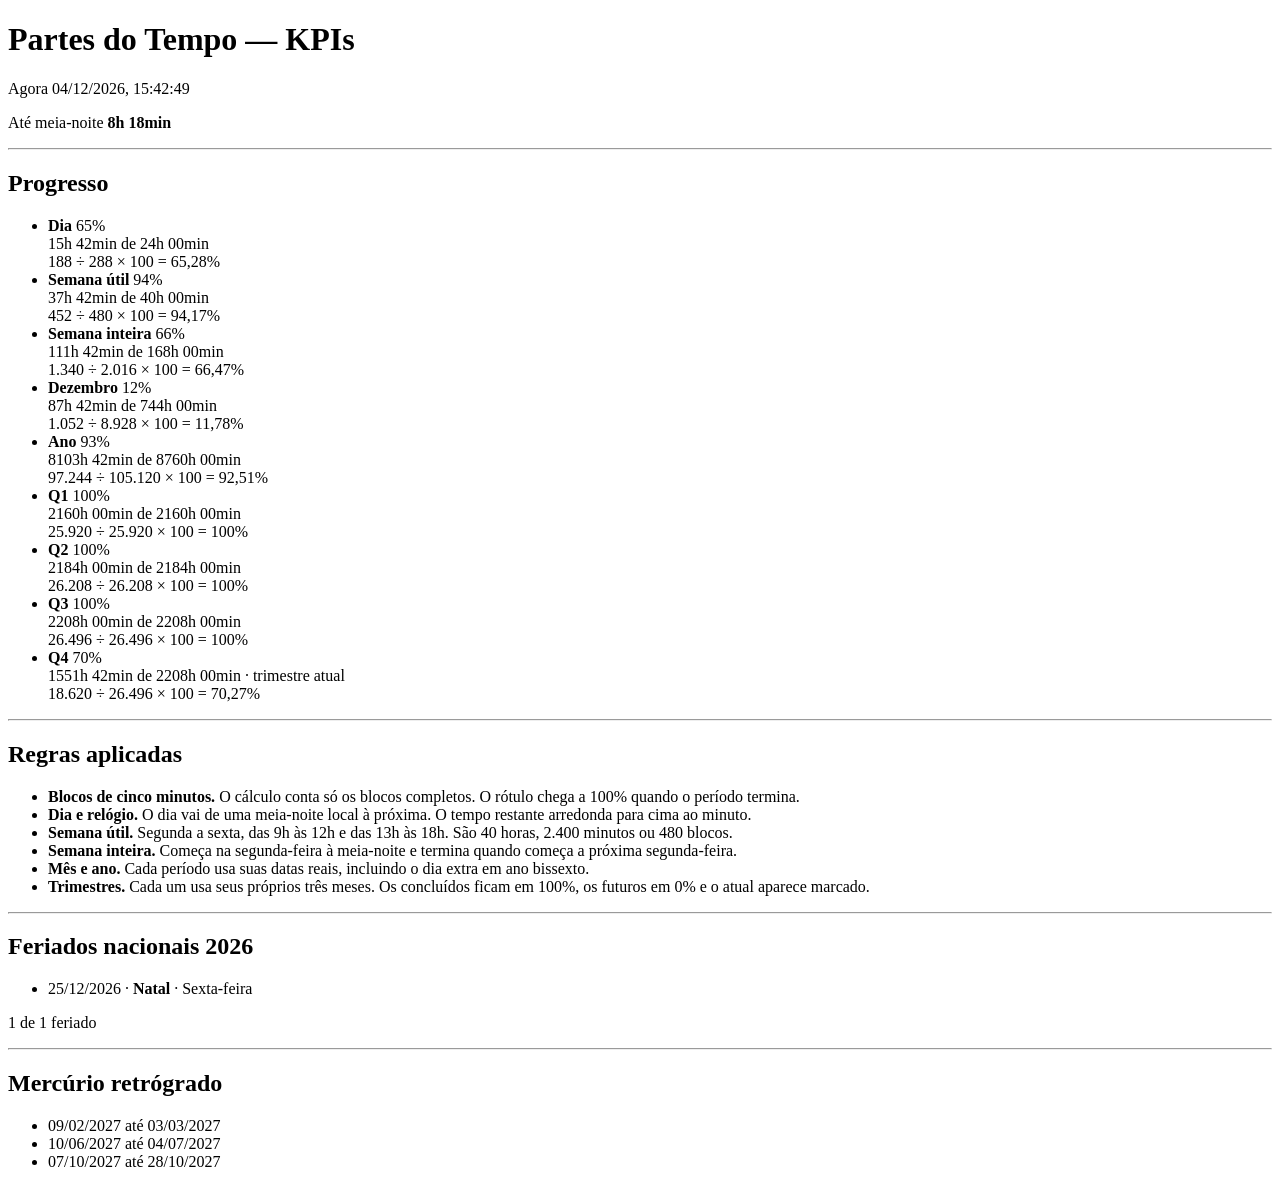
<file: Molde-Index.html>
<!doctype html>
<html lang="pt-BR">
<head>
  <meta charset="utf-8">
  <meta name="viewport" content="width=device-width, initial-scale=1">
  <title>Partes do Tempo — KPIs (molde)</title>
  <script src="Molde-Script.js" defer></script>
</head>
<body>
  <h1>Partes do Tempo — KPIs</h1>
  <p>Agora <time id="agora">—</time></p>
  <p>Até meia-noite <strong id="tempo-restante">—</strong></p>

  <hr>

  <h2>Progresso</h2>
  <ul id="kpi-lista"></ul>

  <hr>

  <h2>Regras aplicadas</h2>
  <ul>
    <li><strong>Blocos de cinco minutos.</strong> O cálculo conta só os blocos completos. O rótulo chega a 100% quando o período termina.</li>
    <li><strong>Dia e relógio.</strong> O dia vai de uma meia-noite local à próxima. O tempo restante arredonda para cima ao minuto.</li>
    <li><strong>Semana útil.</strong> Segunda a sexta, das 9h às 12h e das 13h às 18h. São 40 horas, 2.400 minutos ou 480 blocos.</li>
    <li><strong>Semana inteira.</strong> Começa na segunda-feira à meia-noite e termina quando começa a próxima segunda-feira.</li>
    <li><strong>Mês e ano.</strong> Cada período usa suas datas reais, incluindo o dia extra em ano bissexto.</li>
    <li><strong>Trimestres.</strong> Cada um usa seus próprios três meses. Os concluídos ficam em 100%, os futuros em 0% e o atual aparece marcado.</li>
  </ul>

  <hr>

  <h2>Feriados nacionais <span id="ano-feriados"></span></h2>
  <ul id="feriados-lista"></ul>
  <p id="feriados-vazio" hidden>Nenhum feriado restante neste ano</p>
  <p id="feriados-status" aria-live="polite" hidden></p>
  <nav id="feriados-paginacao" aria-label="Páginas de feriados" hidden>
    <button id="feriados-anterior" type="button">Anterior</button>
    <button id="feriados-proxima" type="button">Próxima</button>
  </nav>

  <!--
    FERIADOS NACIONAIS — EDIÇÃO MANUAL

    Para cadastrar um feriado, copie um <li> e preencha:
    1. A data completa em datetime, no formato AAAA-MM-DD.
    2. O nome do feriado depois de </time>.

    Pode cadastrar o próximo ano neste mesmo bloco com antecedência.
    O painel gera o dia, o mês, o dia da semana e a paginação.
  -->
  <template id="feriados-nacionais-dados">
    <ul>
      <li><time datetime="2026-01-01"></time> Confraternização Universal</li>
      <li><time datetime="2026-04-03"></time> Paixão de Cristo</li>
      <li><time datetime="2026-04-21"></time> Tiradentes</li>
      <li><time datetime="2026-05-01"></time> Dia do Trabalho</li>
      <li><time datetime="2026-09-07"></time> Independência do Brasil</li>
      <li><time datetime="2026-10-12"></time> Nossa Senhora Aparecida</li>
      <li><time datetime="2026-11-02"></time> Finados</li>
      <li><time datetime="2026-11-15"></time> Proclamação da República</li>
      <li><time datetime="2026-11-20"></time> Consciência Negra</li>
      <li><time datetime="2026-12-25"></time> Natal</li>
    </ul>
  </template>

  <hr>

  <h2>Mercúrio retrógrado</h2>
  <ul id="mercurio-lista"></ul>
  <p id="mercurio-vazio" hidden>Nenhum período futuro cadastrado</p>

  <!--
    MERCÚRIO RETRÓGRADO — EDIÇÃO MANUAL

    Para cadastrar um período, copie um <li> neste bloco.
    Preencha em datetime (AAAA-MM-DD) a data de início no primeiro <time>
    e a data do último dia no segundo <time>.

    Pode cadastrar o próximo ano aqui com antecedência.
    O painel ordena as datas e exibe até três períodos em andamento ou futuros.
  -->
  <template id="mercurio-retrogrado-dados">
    <ul>
      <li><time datetime="2027-02-09"></time><time datetime="2027-03-03"></time></li>
      <li><time datetime="2027-06-10"></time><time datetime="2027-07-04"></time></li>
      <li><time datetime="2027-10-07"></time><time datetime="2027-10-28"></time></li>
    </ul>
  </template>
</body>
</html>
</file>
<file: styles.css>
:root {
  --fundo-escuro: #0e1227;
  --fundo-claro: #f0f3fa;
  --fundo-pagina: var(--fundo-escuro);
  --tc-theme-duration: .3s;
  color-scheme: dark;
}

:root[data-theme='light'] {
  --fundo-pagina: var(--fundo-claro);
  color-scheme: light;
}

body {
  margin: 0;
  isolation: isolate;
  background: var(--fundo-pagina);
  transition: background-color var(--tc-theme-duration) ease;
}

/* As camadas fixas deixam a rolagem e os cliques a cargo da página. */
.tc-background {
  position: fixed;
  inset: 0;
  z-index: -1;
  pointer-events: none;
  background:
    radial-gradient(ellipse at 12% 85%, rgb(19 62 91 / 36%), transparent 54%),
    radial-gradient(ellipse at 94% 18%, rgb(46 36 84 / 40%), transparent 56%),
    linear-gradient(145deg, #080b14, #0b111f);
}

/* A opacidade deste degradê também marca o avanço das cores nos canvas. */
.tc-background::after {
  content: '';
  position: absolute;
  inset: 0;
  opacity: 0;
  background:
    radial-gradient(ellipse at 12% 85%, rgb(170 160 210 / 28%), transparent 54%),
    radial-gradient(ellipse at 94% 18%, rgb(140 130 190 / 30%), transparent 56%),
    linear-gradient(145deg, #eef2f8, #e6eaf2);
  transition: opacity var(--tc-theme-duration) ease;
}

:root[data-theme='light'] .tc-background::after { opacity: 1; }

.tc-background canvas {
  position: absolute;
  inset: 0;
  z-index: 1;
  display: block;
  inline-size: 100%;
  block-size: 100%;
}

/* As cores tipadas permitem a transição dentro dos degradês dos cartões. */
@property --tc-surface {
  syntax: '<color>';
  inherits: true;
  initial-value: #151c35;
}

@property --tc-hero {
  syntax: '<color>';
  inherits: true;
  initial-value: #1c2b52;
}

@property --tc-mercury-surface {
  syntax: '<color>';
  inherits: true;
  initial-value: #242235;
}

#tempo-em-curso {
  --panel-inset: 16px;
  box-sizing: border-box;
  max-inline-size: 1280px;
  margin-inline: auto;
  padding: var(--panel-inset);
}

#tempo-em-curso .tc-window {
  --page: var(--fundo-pagina);
  --tc-surface: #151c35;
  --tc-hero: #1c2b52;
  --line: #2c3859;
  --hairline: #273252;
  --text: #f2f5ff;
  --muted: #aab8d2;
  --accent: #89e6bf;
  --tint: #203a3c;
  --track: #2d3c63;
  --tick: #4b5e87;
  --control: #202a46;
  --control-hover: #293653;
  --tc-mercury-surface: #242235;
  --mercury-strip: #332b32;
  --mercury-divider: #51403f;
  --mercury-accent: #f3bc81;
  --mono: 'IBM Plex Mono', ui-monospace, Consolas, monospace;
  --text-growth: clamp(1px, .36cqw, 4px);
  container: tempo / inline-size;
  margin-inline: auto;
  background: color-mix(in srgb, var(--page) 68%, transparent);
  color: var(--text);
  border: 1px solid var(--line);
  border-radius: 18px;
  font: 400 14px/1.45 system-ui, sans-serif;
  transition:
    background-color var(--tc-theme-duration) ease,
    border-color var(--tc-theme-duration) ease,
    color var(--tc-theme-duration) ease,
    --tc-surface var(--tc-theme-duration) ease,
    --tc-hero var(--tc-theme-duration) ease,
    --tc-mercury-surface var(--tc-theme-duration) ease;
}

:root[data-theme='light'] #tempo-em-curso .tc-window {
  --tc-surface: #ffffff;
  --tc-hero: #e4ebfa;
  --line: #ccd6e8;
  --hairline: #dbe3f1;
  --text: #18243f;
  --muted: #52617c;
  --accent: #147150;
  --tint: #dceee4;
  --track: #d8e0ef;
  --tick: #8b9dbe;
  --control: #f7f9fd;
  --control-hover: #e7edf8;
  --tc-mercury-surface: #fff7ed;
  --mercury-strip: #faecd9;
  --mercury-divider: #e9d8c1;
  --mercury-accent: #854713;
}

#tempo-em-curso *, #tempo-em-curso *::before, #tempo-em-curso *::after { box-sizing: border-box; }
#tempo-em-curso :is(h1, h2, h3, p, ul) { margin: 0; }
#tempo-em-curso ul { list-style: none; padding: 0; }

#tempo-em-curso .tc-top {
  display: grid;
  grid-template-columns: 1fr auto 1fr;
  align-items: center;
  column-gap: 14px;
  padding: 10px clamp(14px, 2.4cqw, 24px);
  border-bottom: 1px solid var(--hairline);
}

#tempo-em-curso .tc-brand,
#tempo-em-curso .tc-stamp {
  display: flex;
  align-items: center;
  gap: 10px;
}

#tempo-em-curso .tc-brand h1 {
  color: var(--text);
  font: inherit;
  font-size: calc(18px + 2 * var(--text-growth));
  font-weight: 700;
  letter-spacing: -.045em;
  white-space: nowrap;
}

#tempo-em-curso .tc-brand-icon {
  display: grid;
  place-items: center;
  inline-size: 36px;
  block-size: 36px;
  flex: 0 0 36px;
  border-radius: 10px;
  background: var(--tint);
  color: var(--accent);
}
#tempo-em-curso .tc-brand-icon::before {
  content: '';
  inline-size: 18px;
  aspect-ratio: 1;
  border-radius: 50%;
  background: conic-gradient(var(--accent) 69%, var(--tick) 69%);
  mask: radial-gradient(farthest-side, transparent calc(100% - 2px), #000 calc(100% - 1.5px));
}

#tempo-em-curso .tc-stamp {
  color: var(--muted);
  font-size: calc(13px + var(--text-growth));
  gap: 9px;
  white-space: nowrap;
}

#tempo-em-curso .tc-clock { font: 500 1em/1.2 var(--mono); color: var(--text); }
#tempo-em-curso .tc-stamp-separator { inline-size: 3px; block-size: 3px; border-radius: 50%; background: var(--muted); }

#tempo-em-curso .tc-control {
  min-block-size: 36px;
  border: 1px solid var(--line);
  border-radius: 9px;
  color: var(--text);
  background: var(--control);
  font: 550 calc(12px + var(--text-growth))/1 system-ui, sans-serif;
  cursor: pointer;
}

#tempo-em-curso .tc-control:hover { background: var(--control-hover); }
#tempo-em-curso .tc-control:focus-visible { outline: 2px solid var(--accent); outline-offset: 3px; }

#tempo-em-curso .tc-theme {
  display: inline-flex;
  justify-self: end;
  align-items: center;
  justify-content: center;
  gap: 5px;
  min-inline-size: 38px;
  padding: 0 9px;
  transition:
    background-color var(--tc-theme-duration) ease,
    border-color var(--tc-theme-duration) ease,
    color var(--tc-theme-duration) ease,
    transform .2s ease;
}

#tempo-em-curso .tc-theme-icon {
  display: grid;
  place-items: center;
  inline-size: 1.3em;
  block-size: 1.3em;
  line-height: 1;
}

#tempo-em-curso .tc-theme-icon > span {
  grid-area: 1 / 1;
  transition: opacity var(--tc-theme-duration) ease, transform var(--tc-theme-duration) ease;
}

#tempo-em-curso .tc-theme-sun { opacity: 0; transform: rotate(-35deg) scale(.7); }
:root[data-theme='light'] #tempo-em-curso .tc-theme-moon { opacity: 0; transform: rotate(35deg) scale(.7); }
:root[data-theme='light'] #tempo-em-curso .tc-theme-sun { opacity: 1; transform: none; }

@media (hover: hover) and (prefers-reduced-motion: no-preference) {
  #tempo-em-curso .tc-theme:hover { transform: rotate(15deg); }
}

@media (prefers-reduced-motion: reduce) {
  :root { --tc-theme-duration: 0s; }
}

#tempo-em-curso :is(.tc-top, .tc-footer, .tc-holiday-date, .tc-remaining, .tc-retro-dates) {
  transition: background-color var(--tc-theme-duration) ease, border-color var(--tc-theme-duration) ease;
}

#tempo-em-curso .tc-main {
  display: grid;
  gap: 12px;
  padding: clamp(12px, 1.8cqw, 18px) clamp(14px, 2.4cqw, 24px) 0;
}

#tempo-em-curso :is(.tc-overview, .tc-calendar) {
  display: grid;
  grid-template-columns: minmax(0, .88fr) minmax(0, 1.12fr);
  gap: 12px;
}

#tempo-em-curso .tc-panel {
  /* A transparência fica na superfície, preservando textos, ícones e controles. */
  --tc-panel-opacity: 42%;
  --tc-panel-background: color-mix(in srgb, var(--tc-surface) var(--tc-panel-opacity), transparent);
  min-inline-size: 0;
  border: 1px solid var(--line);
  border-radius: 13px;
  background: var(--tc-panel-background);
  padding: clamp(15px, 1.8cqw, 18px);
}

#tempo-em-curso .tc-panel h2 {
  color: var(--text);
  font: 650 calc(16px + 2 * var(--text-growth))/1.2 system-ui, sans-serif;
  letter-spacing: -.025em;
}

#tempo-em-curso .tc-today {
  container: today / inline-size;
  display: grid;
  grid-template-rows: auto minmax(0, 1fr);
  align-content: stretch;
  gap: clamp(8px, 1.5cqi, 14px);
  background: radial-gradient(
    ellipse at 40% 0%,
    color-mix(in srgb, var(--tc-hero) var(--tc-panel-opacity), transparent),
    var(--tc-panel-background) 82%
  );
}

#tempo-em-curso .tc-today-content {
  display: grid;
  grid-template-columns: minmax(0, 1.05fr) minmax(0, .95fr);
  align-items: center;
  justify-items: stretch;
  gap: clamp(8px, 2cqi, 18px);
  min-inline-size: 0;
  min-block-size: 0;
}

#tempo-em-curso .tc-dial {
  container-type: inline-size;
  position: relative;
  display: grid;
  place-items: center;
  inline-size: min(100%, clamp(112px, 40cqi, 280px));
  max-inline-size: 100%;
  aspect-ratio: 1;
  margin-inline: auto;
  isolation: isolate;
}

#tempo-em-curso .tc-dial svg { position: absolute; inset: 0; inline-size: 100%; block-size: 100%; }
#tempo-em-curso .tc-ticks { stroke: var(--tick); }
#tempo-em-curso .tc-ring-track { stroke: var(--track); }
#tempo-em-curso .tc-ring-value { stroke: var(--accent); }

#tempo-em-curso .tc-dial-copy { display: grid; justify-items: center; gap: 4px; z-index: 1; }
#tempo-em-curso .tc-main-value {
  font-size: 30cqw;
  font-weight: 720;
  line-height: .99;
  letter-spacing: -.09em;
  font-variant-numeric: tabular-nums;
  padding-inline-end: .08em;
  white-space: nowrap;
}
#tempo-em-curso .tc-main-percent { font-size: .57em; letter-spacing: -.065em; margin-inline-start: .075em; }
#tempo-em-curso .tc-dial-label {
  max-inline-size: 61cqw;
  color: var(--muted);
  font-size: clamp(13px, 8.5cqw, 16px);
  line-height: 1.15;
  text-align: center;
  text-wrap: balance;
}
#tempo-em-curso .tc-remaining {
  display: grid;
  justify-items: center;
  align-content: center;
  gap: clamp(4px, 1cqi, 9px);
  min-inline-size: 0;
  color: var(--muted);
  font-size: clamp(11px, 2.7cqi, 22px);
  text-align: center;
}
#tempo-em-curso .tc-remaining strong {
  color: var(--accent);
  font: 650 clamp(14px, 4.5cqi, 34px)/1.2 var(--mono);
  white-space: nowrap;
}
#tempo-em-curso .tc-remaining span {
  white-space: nowrap;
  line-height: 1.2;
}

#tempo-em-curso .tc-periods { display: grid; grid-template-rows: auto 1fr auto; gap: 14px; }
#tempo-em-curso .tc-short-metrics {
  display: grid;
  align-self: center;
  grid-template-columns: repeat(3, minmax(0, 1fr));
  gap: 6px clamp(10px, 1.8cqw, 20px);
}
#tempo-em-curso .tc-metric { display: grid; gap: 7px; }
#tempo-em-curso .tc-short-metrics .tc-metric { grid-row: span 3; grid-template-rows: subgrid; row-gap: inherit; }
#tempo-em-curso .tc-metric-line { display: flex; align-items: baseline; justify-content: space-between; gap: 8px; }
#tempo-em-curso .tc-metric h3 { color: var(--text); font: 550 calc(14px + var(--text-growth))/1.25 system-ui, sans-serif; }
#tempo-em-curso .tc-short-metrics h3 { font-size: calc(13px + var(--text-growth)); overflow-wrap: anywhere; }
#tempo-em-curso .tc-num { font-size: calc(26px + 3 * var(--text-growth)); font-weight: 680; line-height: 1; letter-spacing: -.055em; font-variant-numeric: tabular-nums; white-space: nowrap; }
#tempo-em-curso .tc-num > span:last-child { font-size: .65em; margin-inline-start: .075em; }
#tempo-em-curso .tc-annual { border-block-start: 1px solid var(--hairline); padding-block-start: 12px; }
#tempo-em-curso .tc-annual .tc-num { font-size: calc(32px + 4 * var(--text-growth)); }

#tempo-em-curso .tc-meter {
  display: block;
  inline-size: 100%;
  block-size: 5px;
  border: 0;
  border-radius: 10px;
  overflow: hidden;
  background: var(--track);
  color: var(--accent);
  appearance: none;
}
#tempo-em-curso .tc-meter::-webkit-progress-bar { background: var(--track); }
#tempo-em-curso .tc-meter::-webkit-progress-value { background: var(--accent); border-radius: 10px; }
#tempo-em-curso .tc-meter::-moz-progress-bar { background: var(--accent); border-radius: 10px; }

#tempo-em-curso .tc-year-quarters {
  display: grid;
  grid-template-columns: repeat(4, minmax(0, 1fr));
  gap: clamp(6px, 1cqw, 10px);
}
#tempo-em-curso .tc-quarter {
  display: grid;
  grid-template-columns: auto 1fr;
  gap: 5px 6px;
  font: 500 calc(12px + var(--text-growth))/1.2 var(--mono);
}
#tempo-em-curso .tc-quarter progress { grid-column: 1 / -1; }
#tempo-em-curso .tc-quarter-name { color: var(--muted); }
#tempo-em-curso .tc-quarter-value { color: var(--text); font-weight: 600; }
#tempo-em-curso .tc-quarter[aria-current='step'] :is(.tc-quarter-name, .tc-quarter-value) { color: var(--accent); }

#tempo-em-curso .tc-holidays { display: grid; grid-template-rows: auto 1fr; gap: 8px; }
#tempo-em-curso .tc-calendar-heading { display: flex; align-items: baseline; justify-content: space-between; gap: 10px; }
#tempo-em-curso .tc-holiday-year { color: var(--muted); font: 500 calc(12px + var(--text-growth))/1.2 var(--mono); }
#tempo-em-curso .tc-holiday-pages:not([hidden]) { display: grid; }
#tempo-em-curso .tc-holiday-page {
  display: grid;
  grid-template-rows: 1fr auto;
  gap: 8px;
  scroll-margin-block-start: 12px;
}
#tempo-em-curso .tc-holiday-page:focus-visible { outline: 2px solid var(--accent); outline-offset: 3px; }
#tempo-em-curso .tc-holiday-page:not(:first-child, :target),
#tempo-em-curso .tc-holiday-pages:has(> .tc-holiday-page:target) > .tc-holiday-page:not(:target) { display: none; }
#tempo-em-curso .tc-holiday-list { display: grid; align-content: start; min-block-size: 124px; }
#tempo-em-curso .tc-holiday { display: flex; align-items: center; gap: 9px; min-block-size: 38px; padding-block: 3px; }
#tempo-em-curso .tc-holiday + .tc-holiday { border-block-start: 1px solid var(--hairline); }
#tempo-em-curso .tc-holiday-date {
  display: grid;
  place-content: center;
  justify-items: center;
  flex: 0 0 38px;
  min-block-size: 32px;
  gap: 1px;
  border-radius: 6px;
  background: var(--tint);
  color: var(--accent);
  font: 500 calc(11px + var(--text-growth))/1 var(--mono);
}
#tempo-em-curso .tc-holiday-date strong { font-size: calc(15px + var(--text-growth)); font-weight: 600; }
#tempo-em-curso .tc-holiday-copy { display: grid; gap: 1px; line-height: 1.15; }
#tempo-em-curso .tc-holiday-name { font-size: calc(13px + var(--text-growth)); font-weight: 620; color: var(--text); }
#tempo-em-curso .tc-holiday-next .tc-holiday-name { color: var(--accent); }
#tempo-em-curso .tc-holiday-copy small { font-size: calc(11px + var(--text-growth)); color: var(--muted); }
#tempo-em-curso .tc-holiday-footer { display: flex; align-items: center; justify-content: space-between; gap: 8px; min-block-size: 27px; }
#tempo-em-curso .tc-holiday-status { color: var(--muted); font-size: calc(12px + var(--text-growth)); }
#tempo-em-curso .tc-holiday-pagination:not([hidden]) { display: flex; gap: 5px; }
#tempo-em-curso .tc-holiday-arrow {
  display: inline-grid;
  place-items: center;
  min-inline-size: 27px;
  min-block-size: 27px;
  font-size: calc(15px + var(--text-growth));
  text-decoration: none;
}
#tempo-em-curso .tc-holiday-arrow[aria-hidden='true'] { opacity: .46; pointer-events: none; }

#tempo-em-curso .tc-mercury {
  display: grid;
  align-content: start;
  gap: 11px;
  background: radial-gradient(
    ellipse at top right,
    color-mix(in srgb, var(--tc-mercury-surface) var(--tc-panel-opacity), transparent),
    var(--tc-panel-background) 86%
  );
}
#tempo-em-curso .tc-mercury-year { color: var(--mercury-accent); font: 500 calc(12px + var(--text-growth))/1.2 var(--mono); white-space: nowrap; }
#tempo-em-curso .tc-retro-dates:not([hidden]) {
  display: grid;
  grid-template-columns: repeat(3, minmax(0, 1fr));
  background: var(--mercury-strip);
  border-radius: 8px;
}
#tempo-em-curso .tc-retro-dates li { display: grid; gap: 2px; padding: 8px clamp(8px, 1.3cqw, 14px); }
#tempo-em-curso .tc-retro-dates li:not(:nth-child(3n+1)) { border-inline-start: 1px solid var(--mercury-divider); }
#tempo-em-curso .tc-retro-dates li:nth-child(n+4) { border-block-start: 1px solid var(--mercury-divider); }
#tempo-em-curso .tc-retro-dates li[data-em-andamento] { border-radius: 6px; box-shadow: inset 0 0 0 1px var(--mercury-accent); }
#tempo-em-curso .tc-retro-start { color: var(--mercury-accent); font: 600 calc(13px + var(--text-growth))/1.3 var(--mono); }
#tempo-em-curso .tc-retro-end { color: var(--text); font-size: calc(12px + var(--text-growth)); }
#tempo-em-curso .tc-retro-status { color: var(--mercury-accent); font-size: calc(11px + var(--text-growth)); font-weight: 600; }
#tempo-em-curso .tc-mercury-note { max-inline-size: 62ch; color: var(--muted); font-size: calc(13px + var(--text-growth)); line-height: 1.45; }

#tempo-em-curso .tc-footer { display: flex; justify-content: flex-end; padding: 9px clamp(14px, 2.4cqw, 24px) 10px; }
#tempo-em-curso .tc-support { display: inline-flex; align-items: center; gap: 6px; font-size: calc(12px + var(--text-growth)); line-height: 1.25; color: var(--muted); }

@media (width > 900px) {
  #tempo-em-curso {
    --panel-block-inset: var(--panel-inset);
    padding-block: var(--panel-block-inset);
  }

  #tempo-em-curso .tc-window {
    display: grid;
    min-block-size: calc(100dvh - 2 * var(--panel-block-inset));
    grid-template-rows: auto 1fr auto;
  }
  #tempo-em-curso .tc-main { grid-template-rows: repeat(2, 1fr); }
  /* Reserva altura para o cabeçalho, o rodapé e a segunda fileira de cartões. */
  #tempo-em-curso .tc-dial { inline-size: min(100%, clamp(112px, 40cqi, 280px), calc(50dvh - 144px)); }

}

@media (width > 900px) and (height <= 720px) {
  #tempo-em-curso { --panel-block-inset: 8px; }
  #tempo-em-curso .tc-window { --text-growth: clamp(1px, min(.36cqw, 1.8dvh - 8.75px), 3.5px); }
  #tempo-em-curso :is(.tc-top, .tc-footer) { padding-block: 6px; }
  #tempo-em-curso .tc-main { grid-template-rows: auto auto; gap: 8px; padding-block-start: 8px; }
  #tempo-em-curso .tc-panel { padding-block: 10px; }
  #tempo-em-curso .tc-dial { inline-size: min(100%, clamp(112px, 40cqi, 260px), max(112px, 28dvh)); }
  #tempo-em-curso .tc-periods { gap: 8px; }
  #tempo-em-curso .tc-annual { padding-block-start: 8px; }
  #tempo-em-curso .tc-holiday-list { min-block-size: 114px; }
}

@media (width > 900px) and (height <= 555px) {
  #tempo-em-curso {
    --panel-block-inset: 4px;
    --desktop-min-height: 480px;
    /* A tangente converte a razão entre as alturas em um fator de escala. */
    zoom: min(1, tan(atan2(100dvh, var(--desktop-min-height))));
  }
  #tempo-em-curso .tc-window {
    --text-growth: 1px;
    min-block-size: calc(max(100dvh, var(--desktop-min-height)) - 2 * var(--panel-block-inset));
  }
  #tempo-em-curso :is(.tc-top, .tc-footer) { padding-block: 3px; }
  #tempo-em-curso .tc-main { gap: 6px; padding-block-start: 6px; }
  #tempo-em-curso .tc-panel { padding-block: 6px; }
  #tempo-em-curso .tc-periods { gap: 5px; }
  #tempo-em-curso .tc-short-metrics { row-gap: 4px; }
  #tempo-em-curso .tc-annual { gap: 5px; padding-block-start: 6px; }
  #tempo-em-curso :is(.tc-holidays, .tc-holiday-page) { gap: 6px; }
  #tempo-em-curso .tc-holiday-list { min-block-size: 96px; }
  #tempo-em-curso .tc-holiday { min-block-size: 32px; padding-block: 1px; }
  #tempo-em-curso .tc-holiday-date { min-block-size: 28px; }
}

@media (max-width: 900px) {
  #tempo-em-curso .tc-window {
    --text-growth: clamp(1px, .36cqw, 1.5px);
    --footer-safe-area: env(safe-area-inset-bottom, 0px);
    --footer-size: calc(2.5rem + var(--footer-safe-area));
    padding-block-end: var(--footer-size);
  }

  #tempo-em-curso .tc-top {
    position: sticky;
    inset-block-start: 0;
    z-index: 2;
    border-start-start-radius: inherit;
    border-start-end-radius: inherit;
    background: var(--page);
  }

  #tempo-em-curso :is(.tc-overview, .tc-calendar) { grid-template-columns: minmax(0, 1fr); }
  #tempo-em-curso .tc-panel { padding-block: clamp(12px, 1.8cqw - 3px, 15px); }
  #tempo-em-curso .tc-periods { gap: 10px; }
  #tempo-em-curso .tc-short-metrics { row-gap: 5px; }
  #tempo-em-curso .tc-annual { padding-block-start: 10px; }
  #tempo-em-curso .tc-holiday { padding-block: 2px; }
  #tempo-em-curso .tc-holiday-page { scroll-margin-block-start: 6.5rem; }
  #tempo-em-curso .tc-holiday-list { min-block-size: 114px; }
  #tempo-em-curso .tc-mercury { gap: 9px; }
  #tempo-em-curso .tc-retro-dates li { padding-block: 6px; }

  #tempo-em-curso .tc-footer {
    position: fixed;
    inset-inline: var(--panel-inset);
    inset-block-end: 0;
    z-index: 2;
    block-size: var(--footer-size);
    padding-block-end: calc(10px + var(--footer-safe-area));
    border-block-start: 1px solid var(--hairline);
    background: var(--page);
  }
}

@container tempo (max-width: 535px) {
  #tempo-em-curso .tc-top { grid-template-columns: minmax(0, 1fr) auto; row-gap: 9px; }
  #tempo-em-curso .tc-stamp { grid-column: 1 / -1; grid-row: 2; }
  #tempo-em-curso .tc-theme { grid-column: 2; grid-row: 1; }
  #tempo-em-curso .tc-panel { padding-block: 10px; }
}
@container tempo (max-width: 350px) {
  #tempo-em-curso .tc-brand { gap: 7px; }
  #tempo-em-curso .tc-brand h1 { font-size: calc(16px + var(--text-growth)); }
  #tempo-em-curso .tc-short-metrics { column-gap: 6px; }
  #tempo-em-curso .tc-panel { padding-inline: clamp(10px, 4cqw, 15px); }
  #tempo-em-curso .tc-quarter { column-gap: 4px; }
  #tempo-em-curso .tc-brand-icon { inline-size: 30px; block-size: 30px; flex-basis: 30px; }
}
@media (max-width: 600px) {
  #tempo-em-curso { --panel-inset: 0px; }
  #tempo-em-curso .tc-window { border-inline: 0; border-radius: 0; }
}
@media (pointer: coarse) {
  #tempo-em-curso .tc-control { min-block-size: 44px; }
  #tempo-em-curso :is(.tc-theme, .tc-holiday-arrow) { min-inline-size: 44px; }
}

@container today (max-width: 360px) {
  #tempo-em-curso .tc-today-content {
    grid-template-columns: minmax(0, 1fr) minmax(0, 1fr);
    gap: 5px;
  }

  #tempo-em-curso .tc-dial {
    inline-size: min(100%, 132px);
  }

  #tempo-em-curso .tc-remaining {
    gap: 4px;
    font-size: clamp(10px, 2.8cqi, 13px);
  }

  #tempo-em-curso .tc-remaining strong {
    font-size: clamp(12px, 4.6cqi, 17px);
  }
}
</file>
